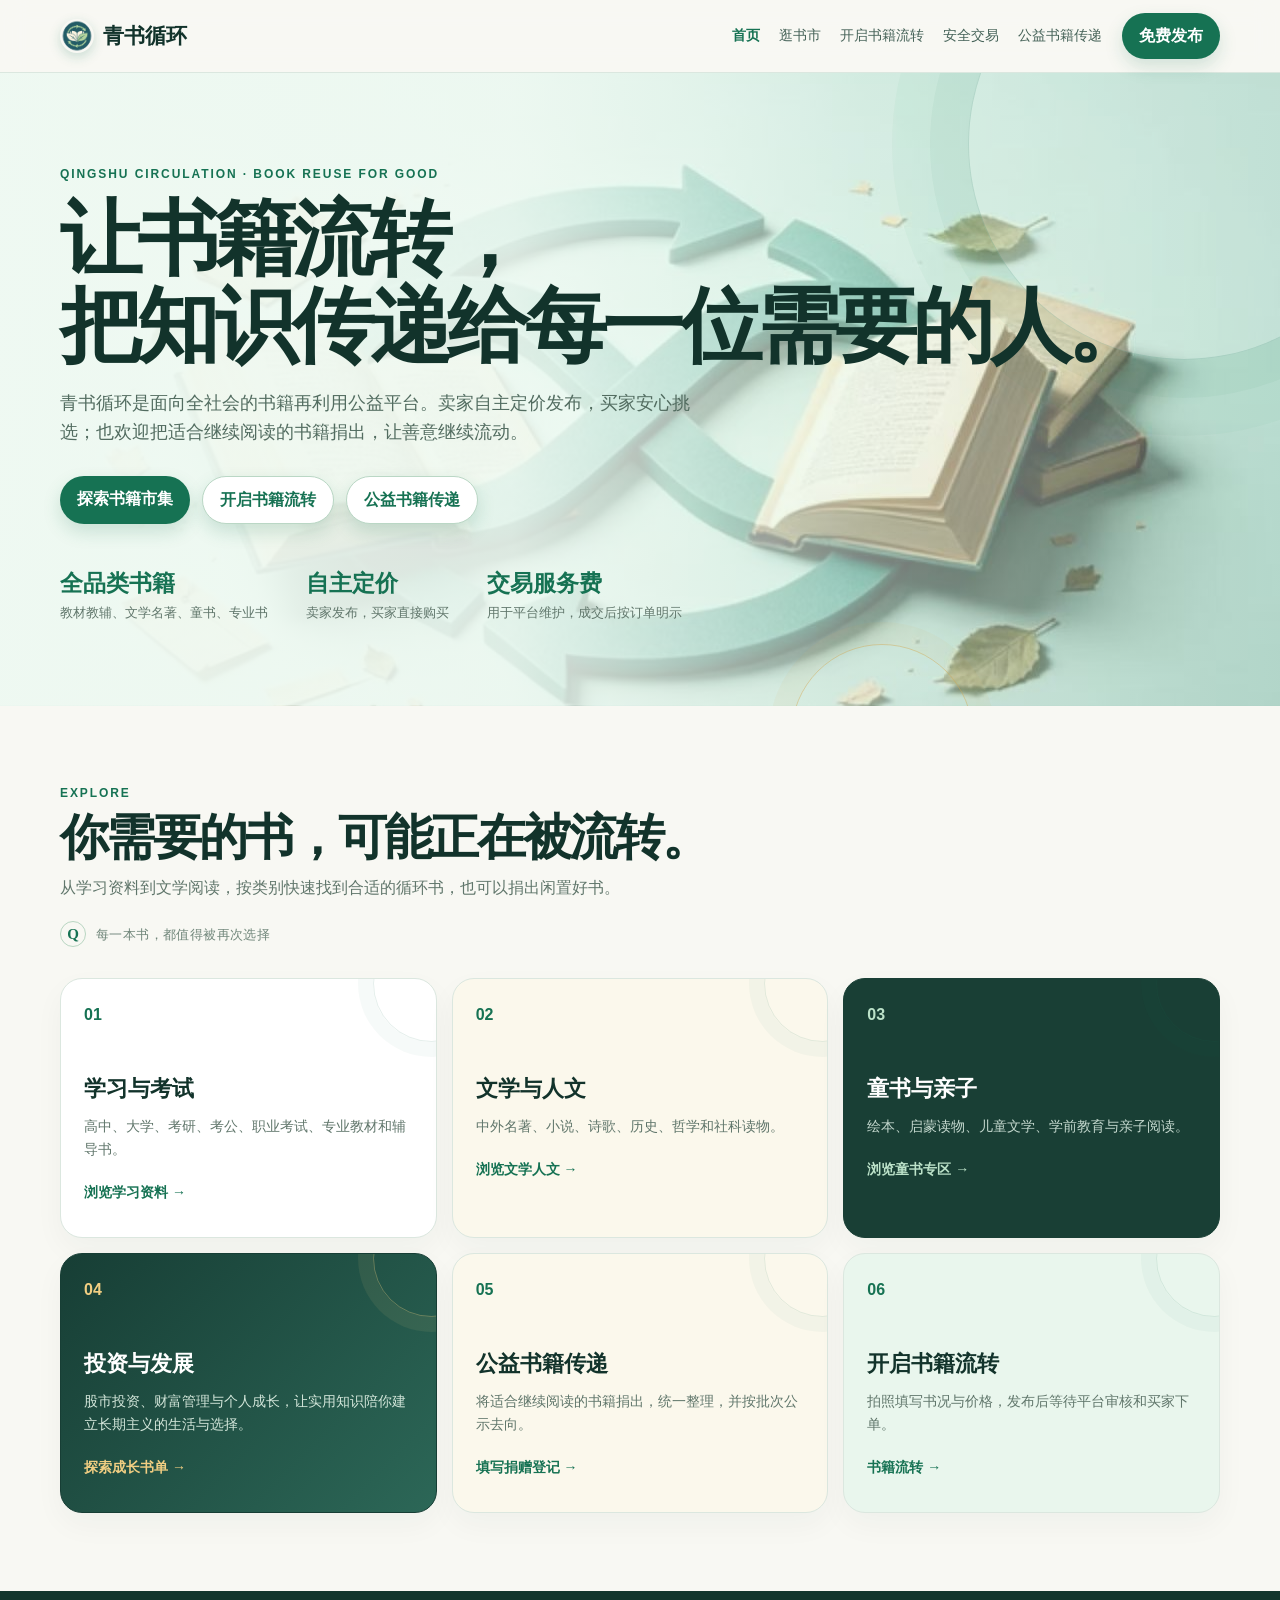
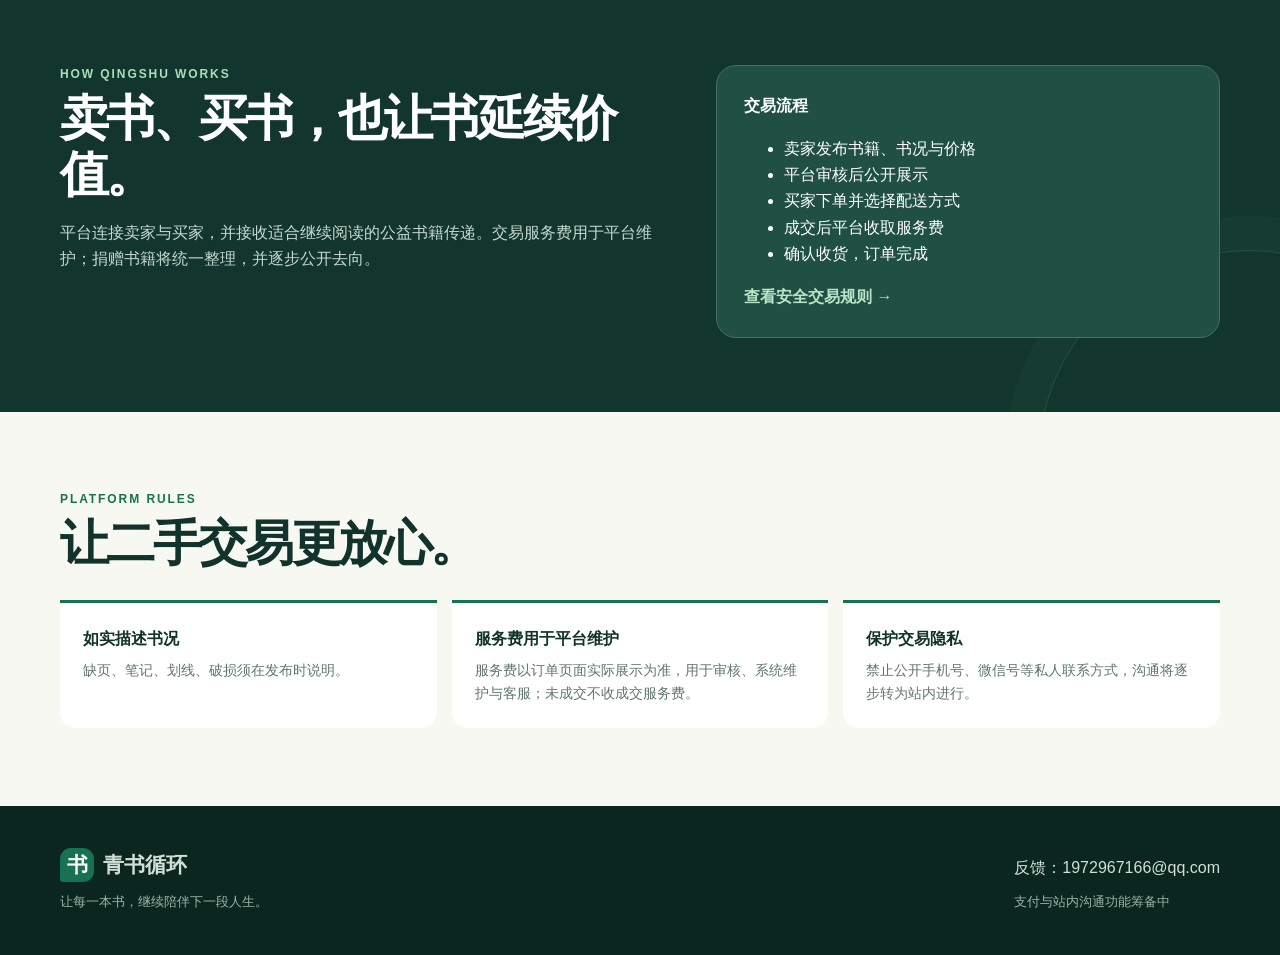
<file: index.html>
<!doctype html><html lang="zh-CN"><head><meta charset="utf-8"><meta name="viewport" content="width=device-width,initial-scale=1"><meta http-equiv="refresh" content="0; url=qingshu-circulation.html"><title>青书循环</title><script>location.replace('qingshu-circulation.html')</script></head><body><p>正在打开青书循环… <a href="qingshu-circulation.html">点击继续</a></p></body></html>
</file>
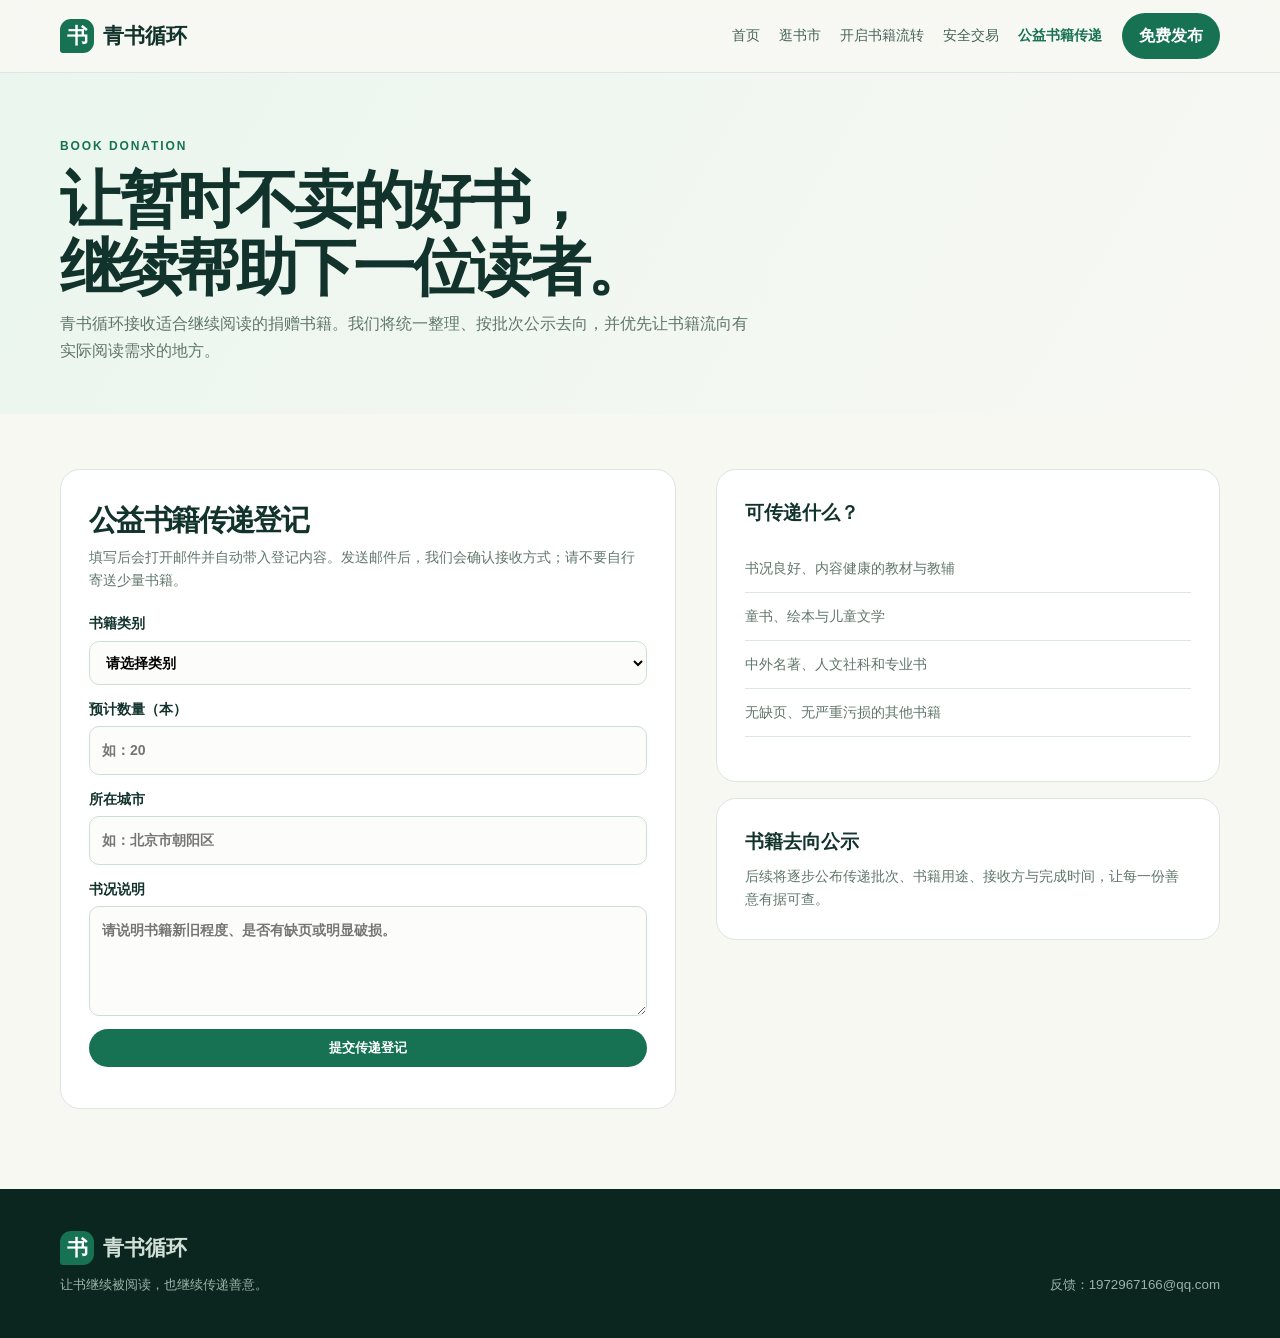
<file: donate.html>
<!doctype html><html lang="zh-CN"><head><meta charset="utf-8"><meta name="viewport" content="width=device-width,initial-scale=1"><title>公益书籍传递｜青书循环</title><link rel="stylesheet" href="qingshu.css"></head><body><header><nav class="nav wrap"><a class="brand" href="qingshu-circulation.html"><span>书</span>青书循环</a><div class="links"><a href="qingshu-circulation.html">首页</a><a href="shop.html">逛书市</a><a href="recycle.html">开启书籍流转</a><a href="exchange.html">安全交易</a><a class="active" href="donate.html">公益书籍传递</a></div><a class="top-btn" href="recycle.html">免费发布</a></nav></header><main><section class="page-hero"><div class="wrap"><p class="eyebrow">BOOK DONATION</p><h1>让暂时不卖的好书，<br>继续帮助下一位读者。</h1><p>青书循环接收适合继续阅读的捐赠书籍。我们将统一整理、按批次公示去向，并优先让书籍流向有实际阅读需求的地方。</p></div></section><div class="wrap layout"><section class="panel"><h2>公益书籍传递登记</h2><p class="hint">填写后会打开邮件并自动带入登记内容。发送邮件后，我们会确认接收方式；请不要自行寄送少量书籍。</p><form class="form" id="donateForm"><label>书籍类别<select id="bookType" required><option value="">请选择类别</option><option>教材与教辅</option><option>大学与专业书</option><option>文学名著与人文社科</option><option>童书绘本与学前教育</option><option>其他适合继续阅读的书籍</option></select></label><label>预计数量（本）<input id="bookCount" type="number" min="1" required placeholder="如：20"></label><label>所在城市<input id="city" required placeholder="如：北京市朝阳区"></label><label>书况说明<textarea id="condition" required placeholder="请说明书籍新旧程度、是否有缺页或明显破损。"></textarea></label><button class="button" type="submit">提交传递登记</button><p class="hint" id="donateHint"></p></form></section><aside class="side"><div class="panel notice"><h3>可传递什么？</h3><ul class="exchange-list"><li>书况良好、内容健康的教材与教辅</li><li>童书、绘本与儿童文学</li><li>中外名著、人文社科和专业书</li><li>无缺页、无严重污损的其他书籍</li></ul></div><div class="panel"><h3>书籍去向公示</h3><p>后续将逐步公布传递批次、书籍用途、接收方与完成时间，让每一份善意有据可查。</p></div></aside></div></main><footer><div class="wrap foot"><div><a class="brand" href="qingshu-circulation.html"><span>书</span>青书循环</a><small>让书继续被阅读，也继续传递善意。</small></div><small>反馈：1972967166@qq.com</small></div></footer><script>document.querySelector('#donateForm').addEventListener('submit',e=>{e.preventDefault();const t=document.querySelector('#bookType').value,n=document.querySelector('#bookCount').value,c=document.querySelector('#city').value,s=document.querySelector('#condition').value;location.href='mailto:1972967166@qq.com?subject='+encodeURIComponent('青书循环｜公益书籍传递登记')+'&body='+encodeURIComponent('书籍类别：'+t+'\n预计数量：'+n+' 本\n所在城市：'+c+'\n书况说明：'+s);document.querySelector('#donateHint').textContent='已打开邮件，请确认内容后发送。'})</script></body></html>
</file>
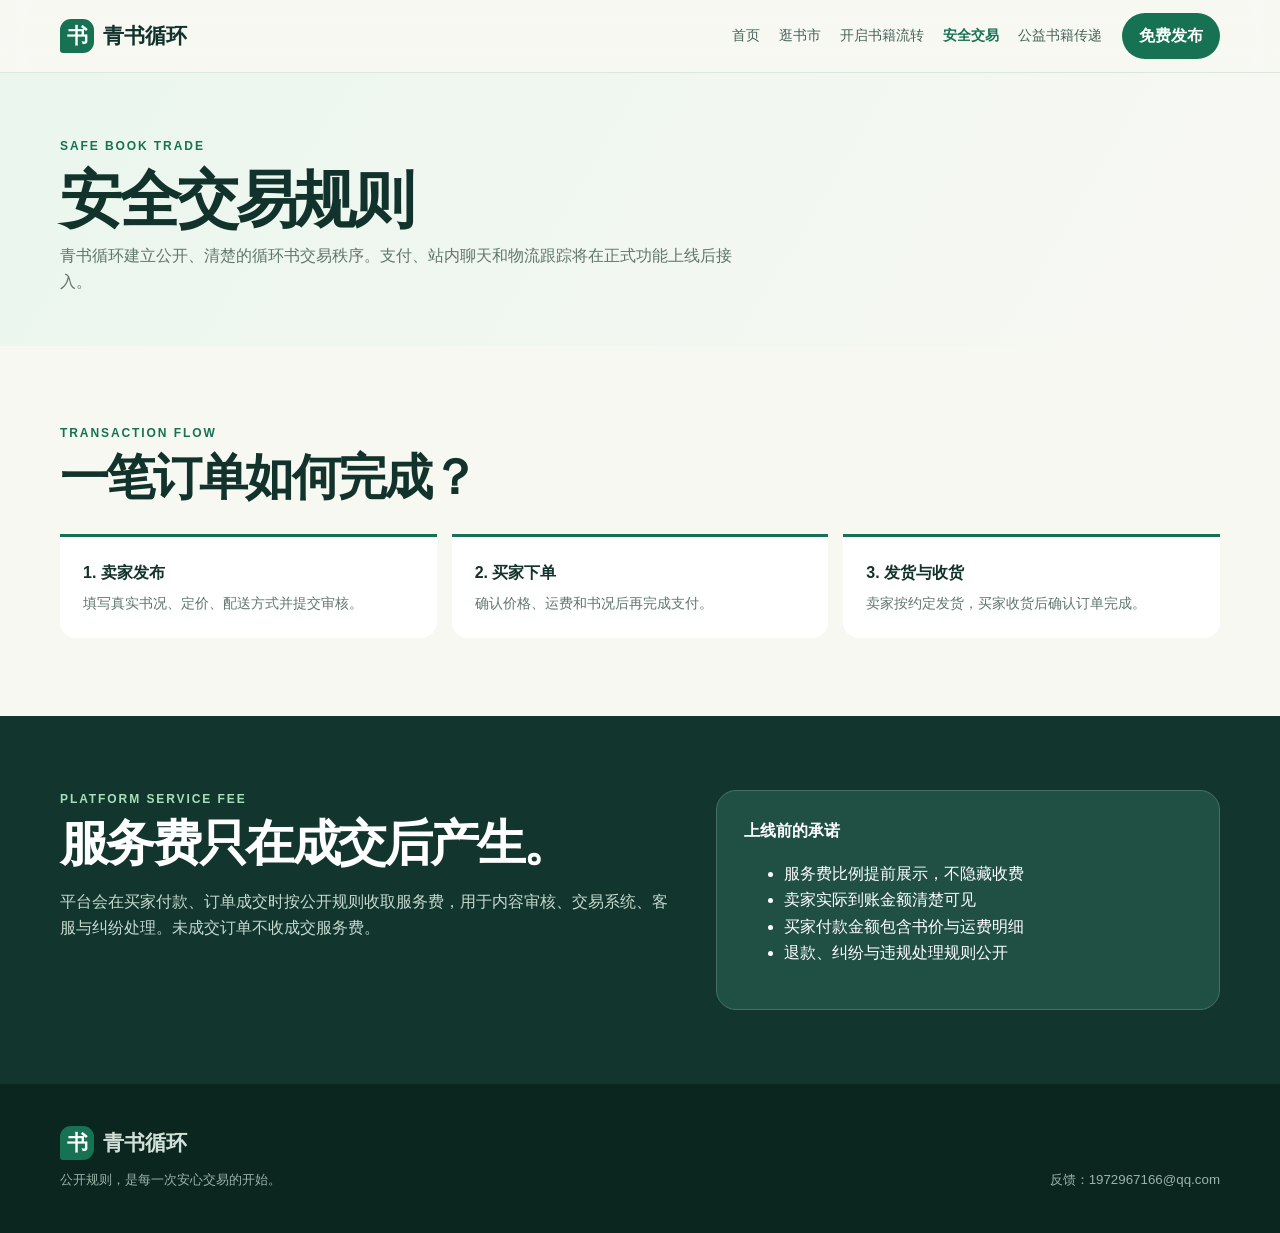
<file: exchange.html>
<!doctype html><html lang="zh-CN"><head><meta charset="utf-8"><meta name="viewport" content="width=device-width,initial-scale=1"><title>安全交易｜青书循环</title><link rel="stylesheet" href="qingshu.css"></head><body><header><nav class="nav wrap"><a class="brand" href="qingshu-circulation.html"><span>书</span>青书循环</a><div class="links"><a href="qingshu-circulation.html">首页</a><a href="shop.html">逛书市</a><a href="recycle.html">开启书籍流转</a><a class="active" href="exchange.html">安全交易</a><a href="donate.html">公益书籍传递</a></div><a class="top-btn" href="recycle.html">免费发布</a></nav></header><main><section class="page-hero"><div class="wrap"><p class="eyebrow">SAFE BOOK TRADE</p><h1>安全交易规则</h1><p>青书循环建立公开、清楚的循环书交易秩序。支付、站内聊天和物流跟踪将在正式功能上线后接入。</p></div></section><section class="wrap section"><p class="eyebrow">TRANSACTION FLOW</p><h2>一笔订单如何完成？</h2><div class="columns"><div><b>1. 卖家发布</b><p>填写真实书况、定价、配送方式并提交审核。</p></div><div><b>2. 买家下单</b><p>确认价格、运费和书况后再完成支付。</p></div><div><b>3. 发货与收货</b><p>卖家按约定发货，买家收货后确认订单完成。</p></div></div></section><section class="band"><div class="wrap split"><div><p class="eyebrow">PLATFORM SERVICE FEE</p><h2>服务费只在成交后产生。</h2><p>平台会在买家付款、订单成交时按公开规则收取服务费，用于内容审核、交易系统、客服与纠纷处理。未成交订单不收成交服务费。</p></div><div class="rulebox"><b>上线前的承诺</b><ul><li>服务费比例提前展示，不隐藏收费</li><li>卖家实际到账金额清楚可见</li><li>买家付款金额包含书价与运费明细</li><li>退款、纠纷与违规处理规则公开</li></ul></div></div></section></main><footer><div class="wrap foot"><div><a class="brand" href="qingshu-circulation.html"><span>书</span>青书循环</a><small>公开规则，是每一次安心交易的开始。</small></div><small>反馈：1972967166@qq.com</small></div></footer></body></html>
</file>
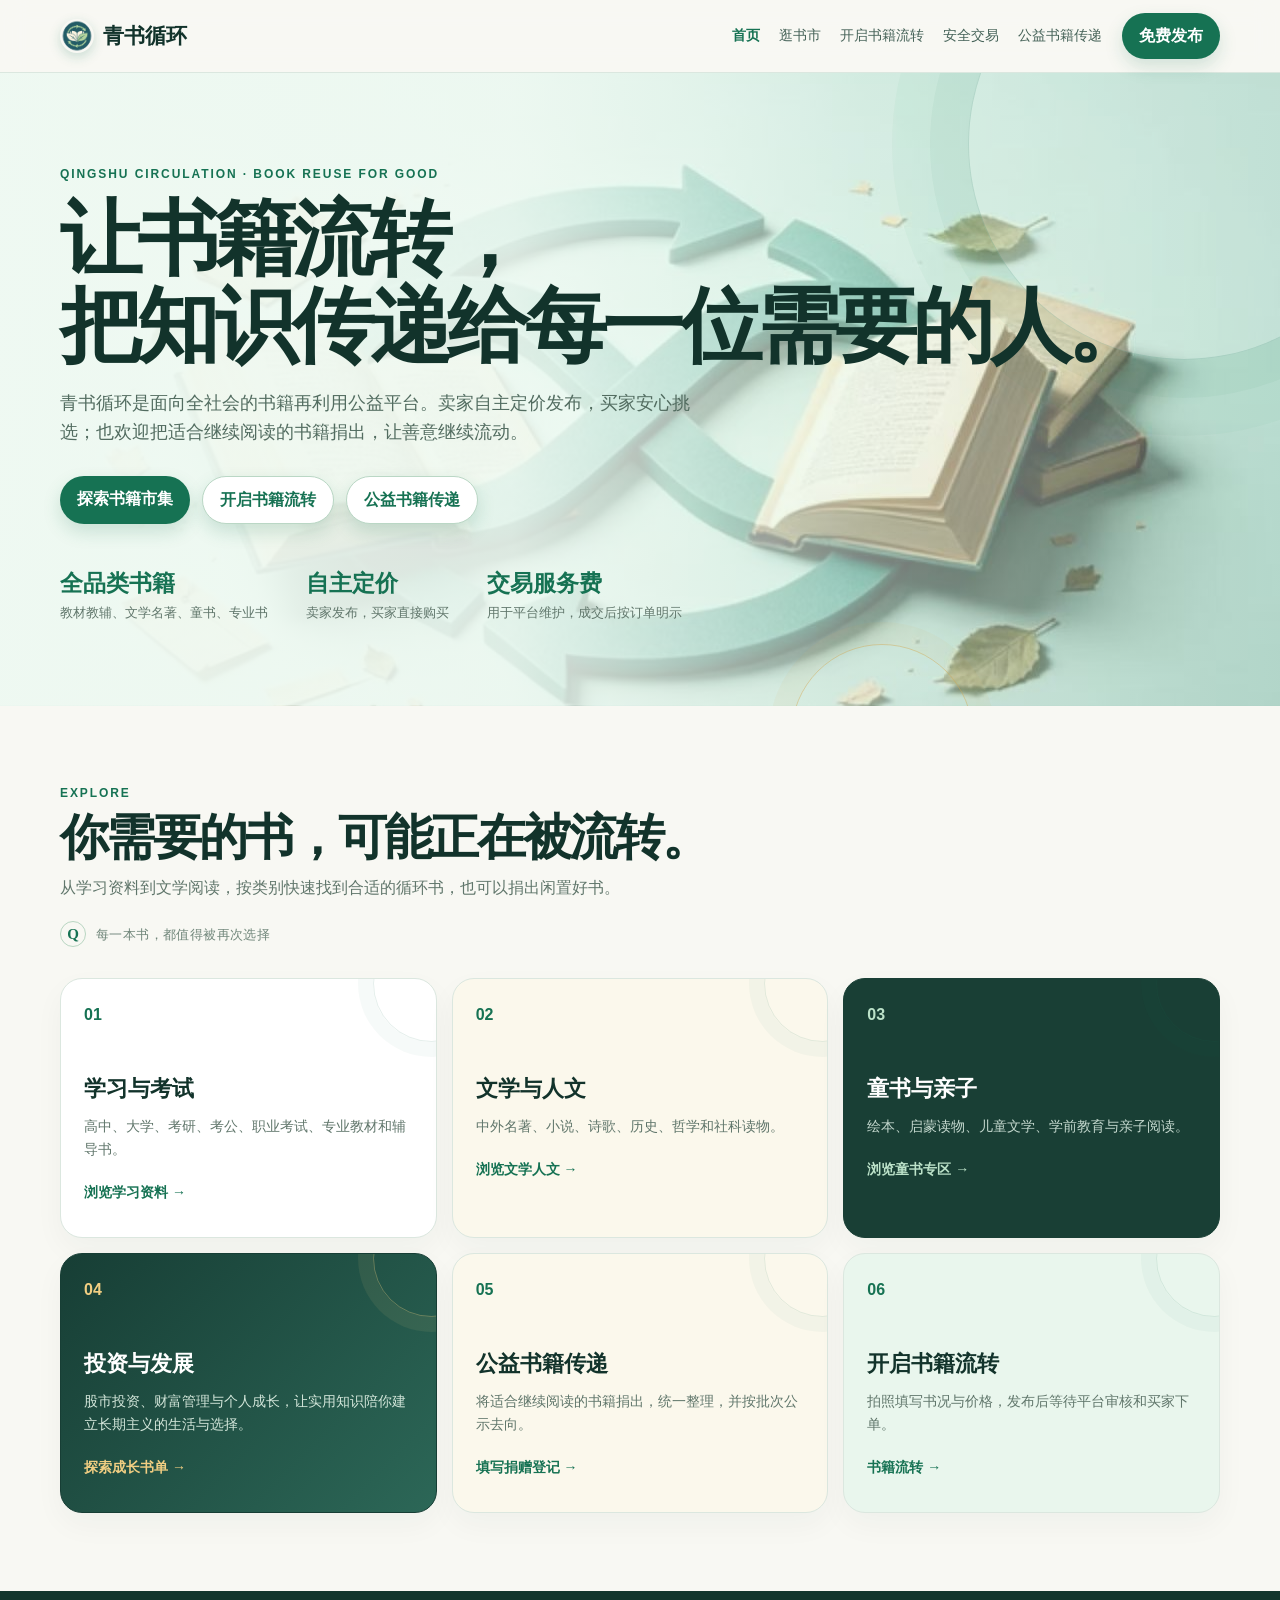
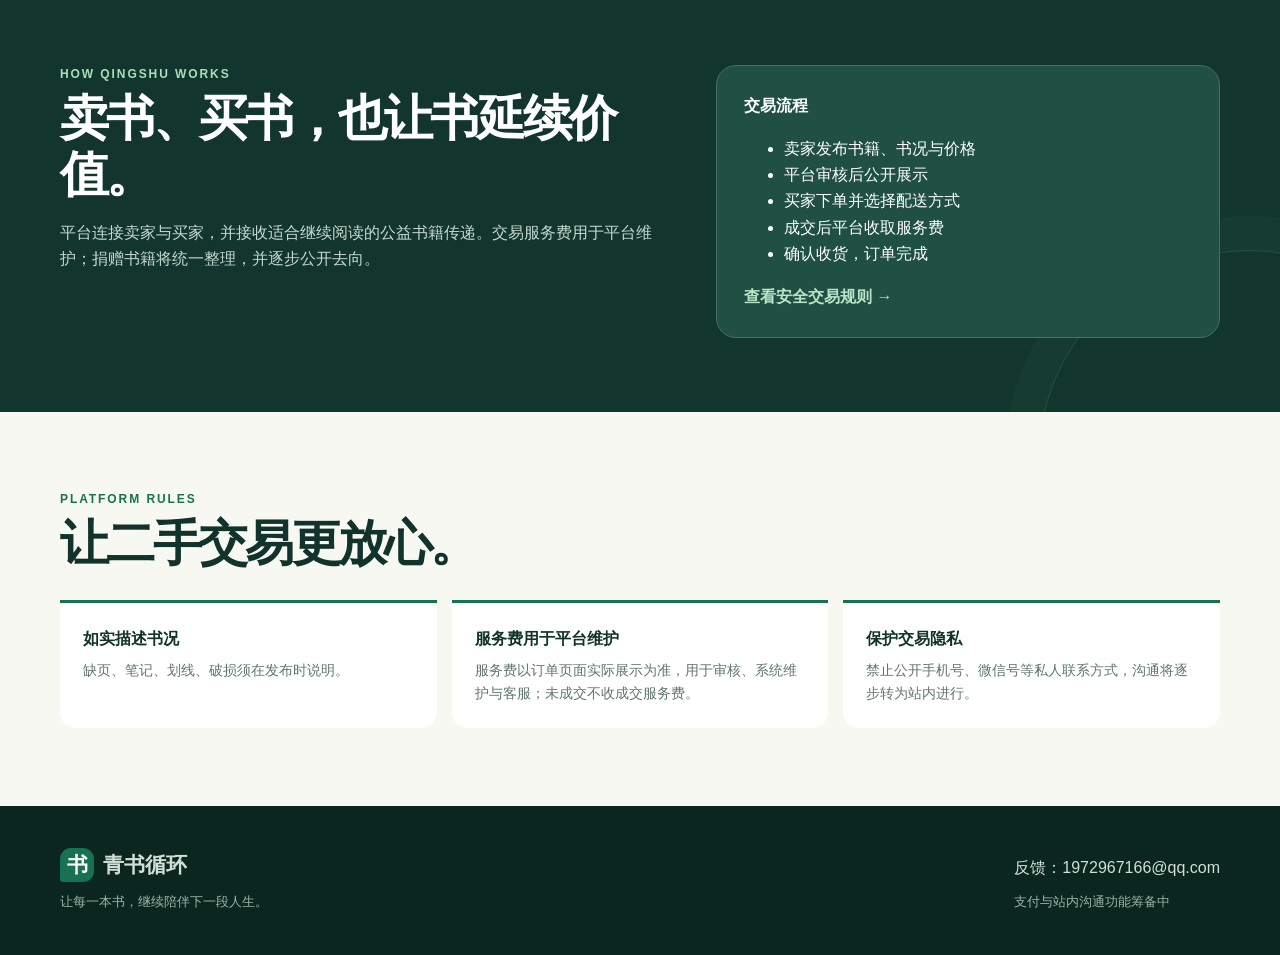
<file: qingshu-circulation.html>
<!doctype html>
<html lang="zh-CN">
<head>
  <meta charset="utf-8">
  <meta name="viewport" content="width=device-width,initial-scale=1">
  <title>青书循环｜书籍再利用公益平台</title>
  <link rel="stylesheet" href="qingshu.css">
  <style>
    .hero{position:relative;overflow:hidden}.hero:before,.hero:after{content:"";position:absolute;border-radius:50%;pointer-events:none}.hero:before{width:430px;height:430px;right:-120px;top:-145px;border:1px solid #1672532b;box-shadow:0 0 0 38px #1672530b,0 0 0 76px #16725308}.hero:after{width:180px;height:180px;right:24%;bottom:-120px;border:1px solid #d3a85377;box-shadow:0 0 0 22px #d3a85312}.hero .wrap{position:relative;z-index:1}.brand img{width:34px;height:34px;object-fit:contain;border-radius:50%;box-shadow:0 4px 12px #16725335}.top-btn,.button{box-shadow:0 8px 18px #1672532c;transition:transform .2s,box-shadow .2s}.top-btn:hover,.button:hover{transform:translateY(-2px);box-shadow:0 14px 25px #16725338}.section-mark{display:flex;align-items:center;gap:10px;margin-top:20px;color:#71877b;font-size:13px}.section-mark span{display:grid;place-items:center;width:26px;height:26px;border:1px solid #b9d6c2;border-radius:50%;color:#167253;font:bold 15px Georgia}.section-mark em{font-style:normal;letter-spacing:.03em}.cards{grid-template-columns:repeat(3,1fr)}.card{position:relative;overflow:hidden;transition:transform .25s,box-shadow .25s,border-color .25s}.card:after{content:"";position:absolute;width:115px;height:115px;right:-54px;top:-54px;border:1px solid #1672531c;border-radius:50%;box-shadow:0 0 0 15px #16725309}.card:hover{transform:translateY(-6px);border-color:#a9cfb7;box-shadow:0 22px 40px #143a2a16}.investment{background:linear-gradient(135deg,#173e35,#2c6757);color:#fff;border-color:#173e35}.investment i,.investment b{color:#f1ce82}.investment p{color:#d3e6da}.investment:after{border-color:#f1ce8255;box-shadow:0 0 0 15px #f1ce8215}.band{position:relative;overflow:hidden}.band:after{content:"";position:absolute;width:420px;height:420px;border:1px solid #84b79733;border-radius:50%;right:-180px;bottom:-260px;box-shadow:0 0 0 34px #84b7970a}.band .wrap{position:relative;z-index:1}@media(max-width:850px){.cards{grid-template-columns:repeat(2,1fr)}}@media(max-width:560px){.cards{grid-template-columns:1fr}}
  </style>
  <style>
    .hero{background-image:linear-gradient(90deg,rgba(239,249,242,.97) 0%,rgba(239,249,242,.91) 40%,rgba(229,245,235,.55) 67%,rgba(228,246,238,.28) 100%),url("qingshu-hero-background.jpg");background-position:center,right center;background-size:cover;background-repeat:no-repeat}
    .hero:before{background:rgba(235,248,239,.18)}
    @media(max-width:700px){.hero{background-image:linear-gradient(rgba(239,249,242,.92),rgba(239,249,242,.87)),url("qingshu-hero-background.jpg");background-position:center bottom}}
  </style>
</head>
<body>
  <header><nav class="nav wrap">
    <a class="brand" href="qingshu-circulation.html"><img src="qingshu-logo.png" alt="青书循环商标">青书循环</a>
    <div class="links">
      <a class="active" href="qingshu-circulation.html">首页</a><a href="shop.html">逛书市</a><a href="recycle.html">开启书籍流转</a><a href="exchange.html">安全交易</a><a href="donate.html">公益书籍传递</a>
    </div>
    <a class="top-btn" href="recycle.html">免费发布</a>
  </nav></header>
  <main>
    <section class="hero"><div class="wrap">
      <p class="eyebrow">QINGSHU CIRCULATION · BOOK REUSE FOR GOOD</p>
      <h1>让书籍流转，<br>把知识传递给每一位需要的人。</h1>
      <p class="lead">青书循环是面向全社会的书籍再利用公益平台。卖家自主定价发布，买家安心挑选；也欢迎把适合继续阅读的书籍捐出，让善意继续流动。</p>
      <div class="actions"><a class="button" href="shop.html">探索书籍市集</a><a class="button soft" href="recycle.html">开启书籍流转</a><a class="button soft" href="donate.html">公益书籍传递</a></div>
      <div class="stats"><div><b>全品类书籍</b><small>教材教辅、文学名著、童书、专业书</small></div><div><b>自主定价</b><small>卖家发布，买家直接购买</small></div><div><b>交易服务费</b><small>用于平台维护，成交后按订单明示</small></div></div>
    </div></section>
    <section class="wrap section">
      <p class="eyebrow">EXPLORE</p><h2>你需要的书，可能正在被流转。</h2><p class="intro">从学习资料到文学阅读，按类别快速找到合适的循环书，也可以捐出闲置好书。</p><div class="section-mark"><span>Q</span><em>每一本书，都值得被再次选择</em></div>
      <div class="cards">
        <a class="card" href="shop.html"><i>01</i><h3>学习与考试</h3><p>高中、大学、考研、考公、职业考试、专业教材和辅导书。</p><b>浏览学习资料 →</b></a>
        <a class="card gold" href="shop.html"><i>02</i><h3>文学与人文</h3><p>中外名著、小说、诗歌、历史、哲学和社科读物。</p><b>浏览文学人文 →</b></a>
        <a class="card dark" href="shop.html"><i>03</i><h3>童书与亲子</h3><p>绘本、启蒙读物、儿童文学、学前教育与亲子阅读。</p><b>浏览童书专区 →</b></a>
        <a class="card investment" href="shop.html"><i>04</i><h3>投资与发展</h3><p>股市投资、财富管理与个人成长，让实用知识陪你建立长期主义的生活与选择。</p><b>探索成长书单 →</b></a>
        <a class="card gold" href="donate.html"><i>05</i><h3>公益书籍传递</h3><p>将适合继续阅读的书籍捐出，统一整理，并按批次公示去向。</p><b>填写捐赠登记 →</b></a>
        <a class="card mint" href="recycle.html"><i>06</i><h3>开启书籍流转</h3><p>拍照填写书况与价格，发布后等待平台审核和买家下单。</p><b>书籍流转 →</b></a>
      </div>
    </section>
    <section class="band"><div class="wrap split"><div><p class="eyebrow">HOW QINGSHU WORKS</p><h2>卖书、买书，也让书延续价值。</h2><p>平台连接卖家与买家，并接收适合继续阅读的公益书籍传递。交易服务费用于平台维护；捐赠书籍将统一整理，并逐步公开去向。</p></div><div class="rulebox"><b>交易流程</b><ul><li>卖家发布书籍、书况与价格</li><li>平台审核后公开展示</li><li>买家下单并选择配送方式</li><li>成交后平台收取服务费</li><li>确认收货，订单完成</li></ul><a href="exchange.html">查看安全交易规则 →</a></div></div></section>
    <section class="wrap section"><p class="eyebrow">PLATFORM RULES</p><h2>让二手交易更放心。</h2><div class="columns"><div><b>如实描述书况</b><p>缺页、笔记、划线、破损须在发布时说明。</p></div><div><b>服务费用于平台维护</b><p>服务费以订单页面实际展示为准，用于审核、系统维护与客服；未成交不收成交服务费。</p></div><div><b>保护交易隐私</b><p>禁止公开手机号、微信号等私人联系方式，沟通将逐步转为站内进行。</p></div></div></section>
  </main>
  <footer><div class="wrap foot"><div><a class="brand" href="qingshu-circulation.html"><span>书</span>青书循环</a><small>让每一本书，继续陪伴下一段人生。</small></div><div><a href="mailto:1972967166@qq.com">反馈：1972967166@qq.com</a><small>支付与站内沟通功能筹备中</small></div></div></footer>
</body>
</html>
</file>
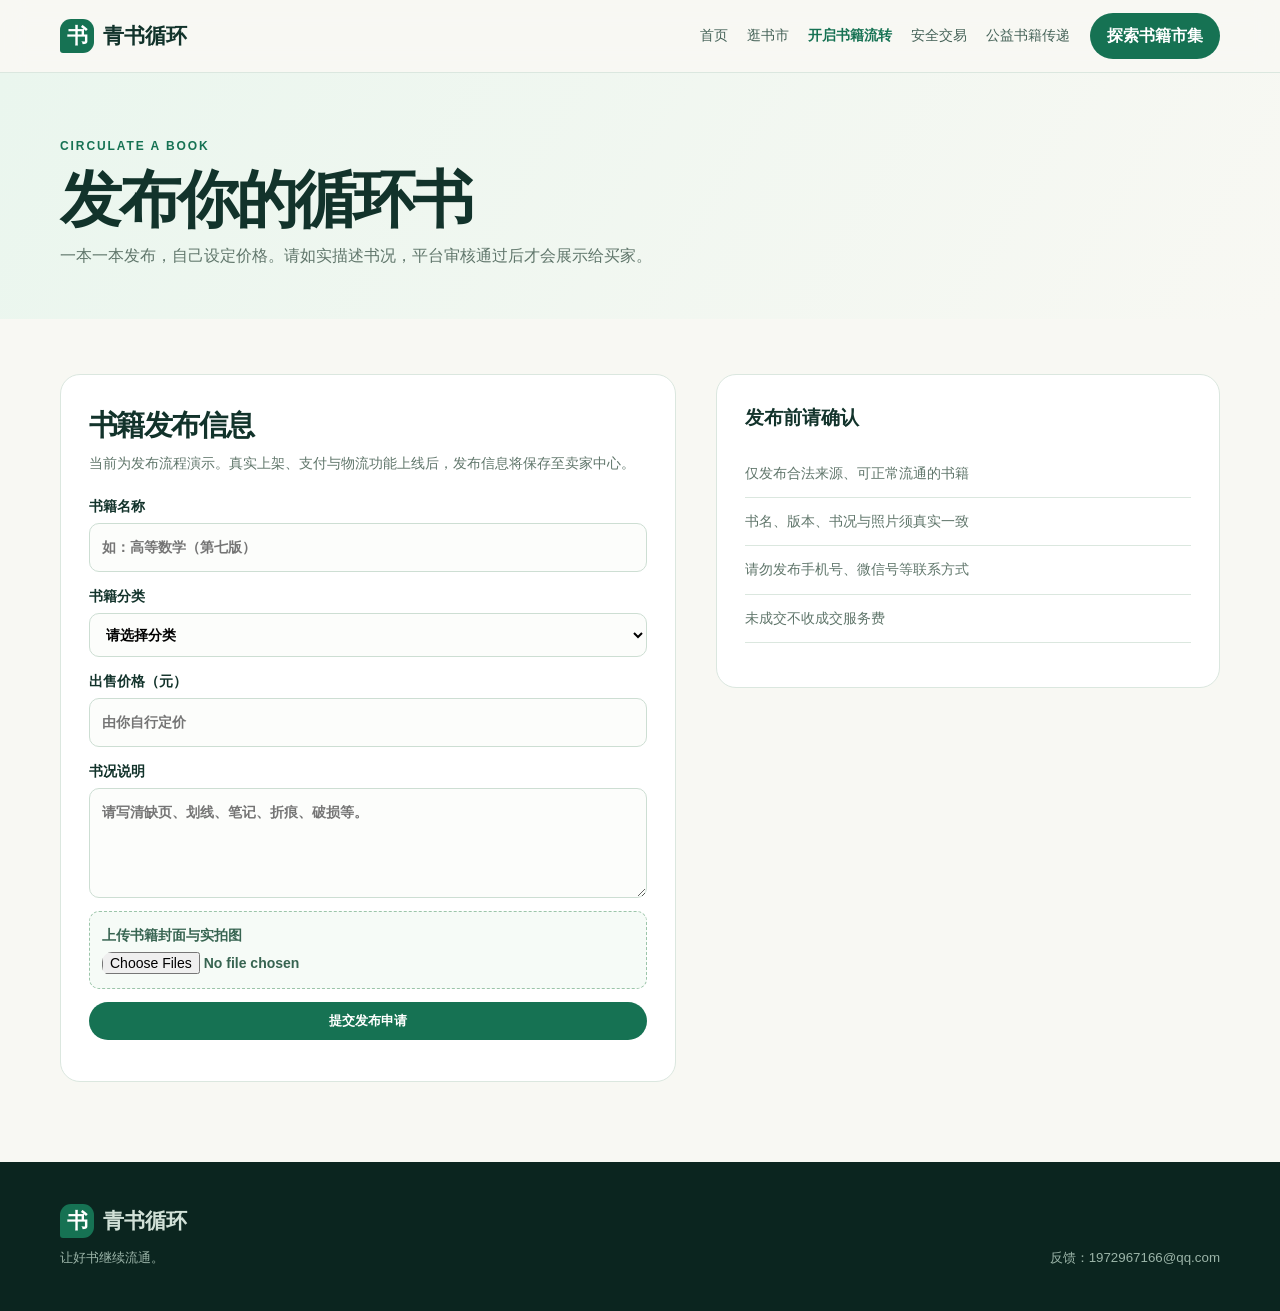
<file: recycle.html>
<!doctype html><html lang="zh-CN"><head><meta charset="utf-8"><meta name="viewport" content="width=device-width,initial-scale=1"><title>开启书籍流转｜青书循环</title><link rel="stylesheet" href="qingshu.css"></head><body><header><nav class="nav wrap"><a class="brand" href="qingshu-circulation.html"><span>书</span>青书循环</a><div class="links"><a href="qingshu-circulation.html">首页</a><a href="shop.html">逛书市</a><a class="active" href="recycle.html">开启书籍流转</a><a href="exchange.html">安全交易</a><a href="donate.html">公益书籍传递</a></div><a class="top-btn" href="shop.html">探索书籍市集</a></nav></header><main><section class="page-hero"><div class="wrap"><p class="eyebrow">CIRCULATE A BOOK</p><h1>发布你的循环书</h1><p>一本一本发布，自己设定价格。请如实描述书况，平台审核通过后才会展示给买家。</p></div></section><div class="wrap layout"><section class="panel"><h2>书籍发布信息</h2><p class="hint">当前为发布流程演示。真实上架、支付与物流功能上线后，发布信息将保存至卖家中心。</p><form class="form" id="sellForm"><label>书籍名称<input required placeholder="如：高等数学（第七版）"></label><label>书籍分类<select required><option value="">请选择分类</option><option>高中教材与教辅</option><option>大学教材与专业书</option><option>考研 / 考公 / 职业考试</option><option>文学名著与人文社科</option><option>童书绘本与学前教育</option><option>其他书籍</option></select></label><label>出售价格（元）<input required type="number" min="1" step="0.5" placeholder="由你自行定价"></label><label>书况说明<textarea required placeholder="请写清缺页、划线、笔记、折痕、破损等。"></textarea></label><label class="file-label">上传书籍封面与实拍图<input type="file" accept="image/*" multiple></label><button class="button" type="submit">提交发布申请</button><p class="hint" id="formHint"></p></form></section><aside class="side"><div class="panel notice"><h3>发布前请确认</h3><ul class="exchange-list"><li>仅发布合法来源、可正常流通的书籍</li><li>书名、版本、书况与照片须真实一致</li><li>请勿发布手机号、微信号等联系方式</li><li>未成交不收成交服务费</li></ul></div></aside></div></main><footer><div class="wrap foot"><div><a class="brand" href="qingshu-circulation.html"><span>书</span>青书循环</a><small>让好书继续流通。</small></div><small>反馈：1972967166@qq.com</small></div></footer><script>document.querySelector('#sellForm').addEventListener('submit',e=>{e.preventDefault();document.querySelector('#formHint').textContent='发布申请已记录。真实卖家中心上线后，该申请会进入审核队列。';e.target.reset()})</script></body></html>
</file>
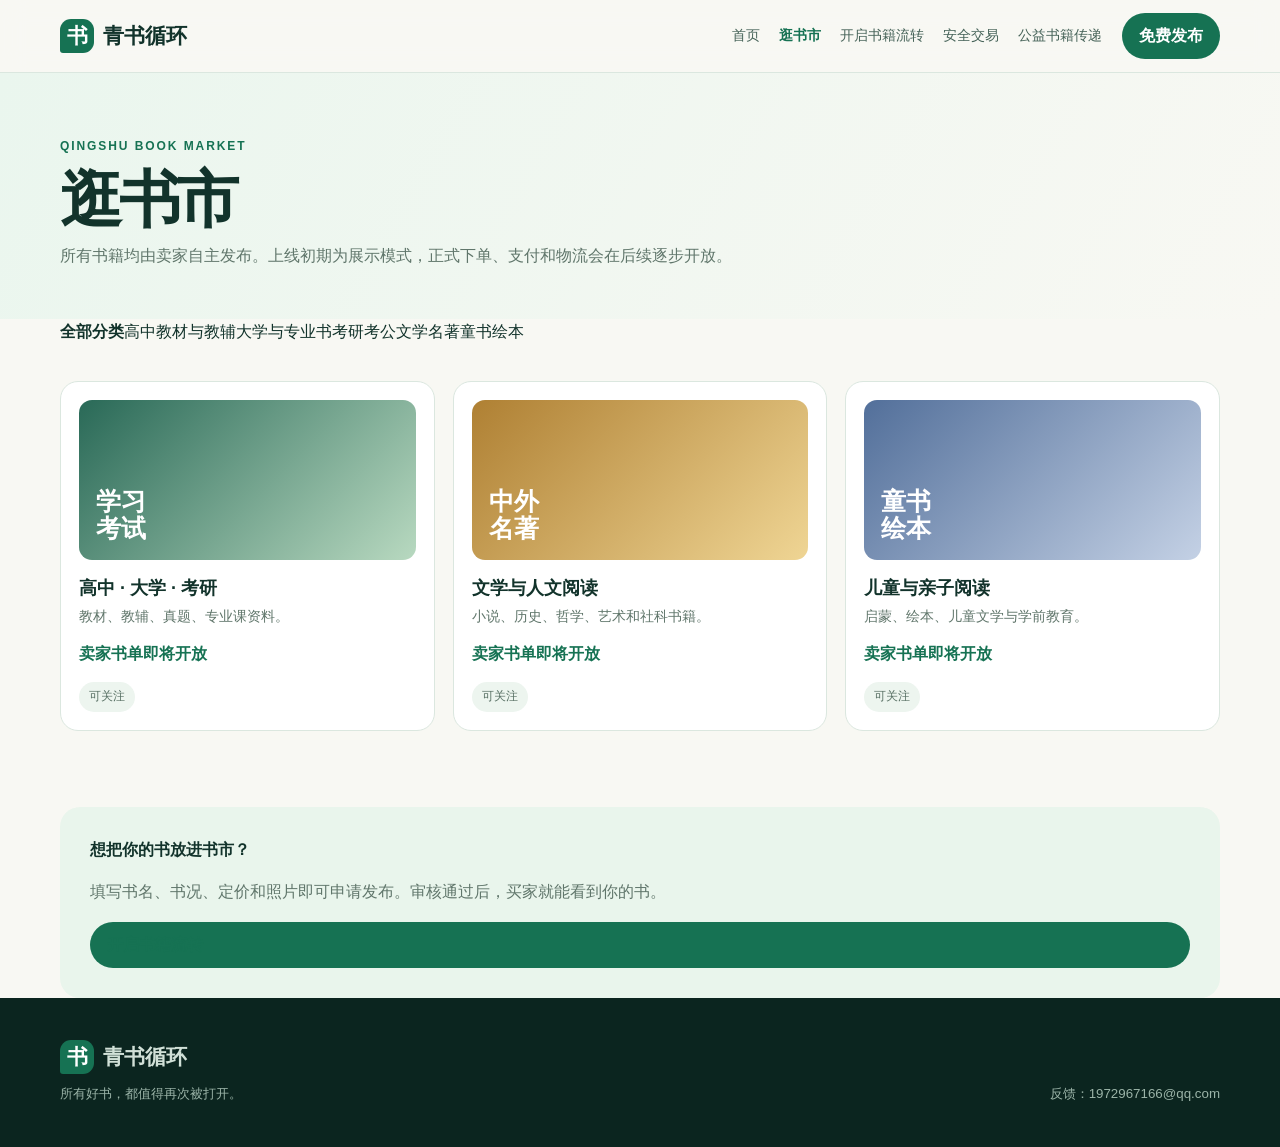
<file: shop.html>
<!doctype html><html lang="zh-CN"><head><meta charset="utf-8"><meta name="viewport" content="width=device-width,initial-scale=1"><title>逛书市｜青书循环</title><link rel="stylesheet" href="qingshu.css"></head><body><header><nav class="nav wrap"><a class="brand" href="qingshu-circulation.html"><span>书</span>青书循环</a><div class="links"><a href="qingshu-circulation.html">首页</a><a class="active" href="shop.html">逛书市</a><a href="recycle.html">开启书籍流转</a><a href="exchange.html">安全交易</a><a href="donate.html">公益书籍传递</a></div><a class="top-btn" href="recycle.html">免费发布</a></nav></header><main><section class="page-hero"><div class="wrap"><p class="eyebrow">QINGSHU BOOK MARKET</p><h1>逛书市</h1><p>所有书籍均由卖家自主发布。上线初期为展示模式，正式下单、支付和物流会在后续逐步开放。</p></div></section><section class="wrap"><div class="market-toolbar"><b>全部分类</b><span>高中教材与教辅</span><span>大学与专业书</span><span>考研考公</span><span>文学名著</span><span>童书绘本</span></div><div class="shop-grid"><article class="book"><div class="cover">学习<br>考试</div><h3>高中 · 大学 · 考研</h3><p>教材、教辅、真题、专业课资料。</p><span class="price">卖家书单即将开放</span><span class="status">可关注</span></article><article class="book"><div class="cover">中外<br>名著</div><h3>文学与人文阅读</h3><p>小说、历史、哲学、艺术和社科书籍。</p><span class="price">卖家书单即将开放</span><span class="status">可关注</span></article><article class="book"><div class="cover">童书<br>绘本</div><h3>儿童与亲子阅读</h3><p>启蒙、绘本、儿童文学与学前教育。</p><span class="price">卖家书单即将开放</span><span class="status">可关注</span></article></div><div class="donation"><b>想把你的书放进书市？</b><p>填写书名、书况、定价和照片即可申请发布。审核通过后，买家就能看到你的书。</p><a class="button" href="recycle.html">开启书籍流转</a></div></section></main><footer><div class="wrap foot"><div><a class="brand" href="qingshu-circulation.html"><span>书</span>青书循环</a><small>所有好书，都值得再次被打开。</small></div><small>反馈：1972967166@qq.com</small></div></footer></body></html>
</file>
<file: qingshu.css>
:root{--ink:#12332b;--green:#167253;--muted:#60766b;--line:#dbe7df;--paper:#f8f8f3}*{box-sizing:border-box}body{margin:0;background:var(--paper);color:var(--ink);font:16px/1.65 "PingFang SC","Microsoft YaHei",sans-serif}a{text-decoration:none;color:inherit}.wrap{width:min(1160px,calc(100% - 40px));margin:auto}header{position:sticky;top:0;z-index:5;background:#f8f8f3eb;border-bottom:1px solid var(--line);backdrop-filter:blur(12px)}.nav{height:72px;display:flex;align-items:center;gap:20px}.brand{display:flex;gap:9px;align-items:center;font:bold 21px Georgia,"Songti SC",serif}.brand span{display:grid;place-items:center;width:34px;height:34px;border-radius:11px 11px 11px 3px;background:var(--green);color:#fff}.links{display:flex;gap:19px;margin-left:auto;color:#466358;font-size:14px}.links .active,.links a:hover{color:var(--green);font-weight:bold}.top-btn,.button{display:inline-block;border:0;border-radius:999px;padding:10px 17px;background:var(--green);color:#fff;font-weight:bold;cursor:pointer}.hero{padding:92px 0 80px;background:radial-gradient(circle at 85% 10%,#c6e8d2 0 9%,transparent 26%),linear-gradient(120deg,#e9f5ed,#f8f8f3 61%,#f5edda)}.eyebrow{margin:0;color:var(--green);font-size:12px;font-weight:900;letter-spacing:.16em}.hero h1,h1,h2{font-family:Georgia,"Songti SC",serif;letter-spacing:-.055em}.hero h1{margin:12px 0 18px;font-size:clamp(47px,7vw,82px);line-height:1.06}.lead{max-width:630px;color:#526c60;font-size:18px}.actions{display:flex;gap:12px;margin-top:28px}.button.soft{border:1px solid #bad7c5;background:#fff;color:var(--green)}.stats{display:flex;gap:38px;margin-top:44px}.stats b{display:block;color:var(--green);font:700 23px Georgia}.stats small,.hint{color:var(--muted);font-size:13px}.section{padding:78px 0}h2{margin:6px 0 9px;font-size:clamp(32px,4vw,49px);line-height:1.15}.intro{margin:0;color:var(--muted)}.cards{display:grid;grid-template-columns:repeat(4,1fr);gap:15px;margin-top:31px}.card{min-height:260px;padding:23px;border:1px solid var(--line);border-radius:22px;background:#fff;box-shadow:0 12px 30px #143a2a0a}.card i,.card b{color:var(--green);font-style:normal;font-weight:bold}.card h3{margin:42px 0 8px;font-size:22px}.card p,.panel p{margin:0;color:var(--muted);font-size:14px}.card b{display:block;margin-top:20px;font-size:14px}.gold{background:#fbf8ec}.dark{background:#193f35;color:#fff;border-color:#193f35}.dark i,.dark b{color:#bce2c9}.dark p{color:#c4d8ce}.mint,.notice{background:#e9f6ed}.band{padding:74px 0;background:#12362d;color:#fff}.band .eyebrow{color:#a8dfba}.split,.layout{display:grid;grid-template-columns:1.1fr .9fr;gap:40px;align-items:start}.split p:not(.eyebrow){color:#c6d9cf}.rulebox{padding:27px;border:1px solid #467161;border-radius:20px;background:#205044}.rulebox a{color:#b9e4c7;font-weight:bold}.columns{display:grid;grid-template-columns:repeat(3,1fr);gap:15px;margin-top:28px}.columns div{padding:23px;border-top:3px solid var(--green);background:#fff;border-radius:0 0 16px 16px}.columns p{margin:6px 0 0;color:var(--muted);font-size:14px}.page-hero{padding:64px 0 50px;background:linear-gradient(120deg,#eaf6ee,#f8f8f3)}.page-hero h1{margin:9px 0;font-size:clamp(39px,5vw,62px);line-height:1.1}.page-hero p:last-child{max-width:700px;margin:0;color:var(--muted)}.layout{padding:55px 0 80px}.panel{padding:28px;border:1px solid var(--line);border-radius:20px;background:#fff}.panel h2{font-size:29px}.side{display:grid;gap:16px;align-content:start}.side h3{margin:0 0 7px}.side li{color:var(--muted);font-size:14px}.form{display:grid;gap:13px;margin-top:20px}.form label{font-weight:bold;font-size:14px}.form input,.form select,.form textarea{display:block;width:100%;margin-top:5px;padding:12px;border:1px solid #cdded3;border-radius:10px;background:#fcfdfb;font:inherit}.form textarea{min-height:110px}.book-entry{position:relative;margin-top:18px;padding:18px;border:1px solid #cce0d3;border-radius:15px;background:#fbfdfb}.book-entry h3{margin:0 0 12px;font-size:19px}.form-grid{display:grid;grid-template-columns:1fr 1fr;gap:13px}.file-label{padding:12px!important;border:1px dashed #9cc5aa;border-radius:10px;background:#f6fbf7;color:#376451}.file-label input{border:0;background:transparent;padding:0}.remove{position:absolute;right:15px;top:15px;border:0;background:none;color:#a04a3c;cursor:pointer}.add-book{border:1px dashed var(--green);border-radius:999px;padding:10px 16px;background:#f7fcf8;color:var(--green);font-weight:bold;cursor:pointer}.quote{padding:19px;border-radius:15px;background:#eff7f1;color:#335c4a}.quote strong{font-size:19px;color:var(--green)}.shop-grid{display:grid;grid-template-columns:repeat(3,1fr);gap:18px;padding:35px 0 76px}.book{padding:18px;border:1px solid var(--line);border-radius:18px;background:#fff}.cover{display:flex;align-items:end;height:160px;padding:17px;border-radius:13px;background:linear-gradient(135deg,#296957,#b8d9c0);color:#fff;font:bold 25px/1.1 Georgia}.book:nth-child(2) .cover{background:linear-gradient(135deg,#af8033,#efd594)}.book:nth-child(3) .cover{background:linear-gradient(135deg,#526f9a,#c4d1e5)}.book h3{margin:14px 0 2px;font-size:18px}.book p{margin:0;color:var(--muted);font-size:14px}.price,.donation a{display:block;margin-top:12px;color:var(--green);font-weight:bold}.status{display:inline-block;margin-top:15px;padding:5px 10px;border-radius:20px;background:#edf5ef;color:#587064;font-size:12px}.exchange-list{list-style:none;padding:0}.exchange-list li{padding:12px 0;border-bottom:1px solid var(--line)}.donation{padding:30px;background:#e9f5ec;border-radius:20px}.donation p{color:var(--muted)}footer{padding:42px 0;background:#0b251f;color:#d1e0d7}.foot{display:flex;justify-content:space-between;gap:24px;align-items:end}.foot small{display:block;color:#9bb4a8;margin-top:9px}@media(max-width:850px){.links,.top-btn{display:none}.cards{grid-template-columns:repeat(2,1fr)}.layout,.split{grid-template-columns:1fr}.shop-grid{grid-template-columns:1fr 1fr}}@media(max-width:560px){.hero{padding:65px 0}.stats{gap:16px;flex-wrap:wrap}.cards,.columns,.shop-grid,.form-grid{grid-template-columns:1fr}.section{padding:55px 0}.foot{display:block}.foot>div+div{margin-top:18px}}
</file>
